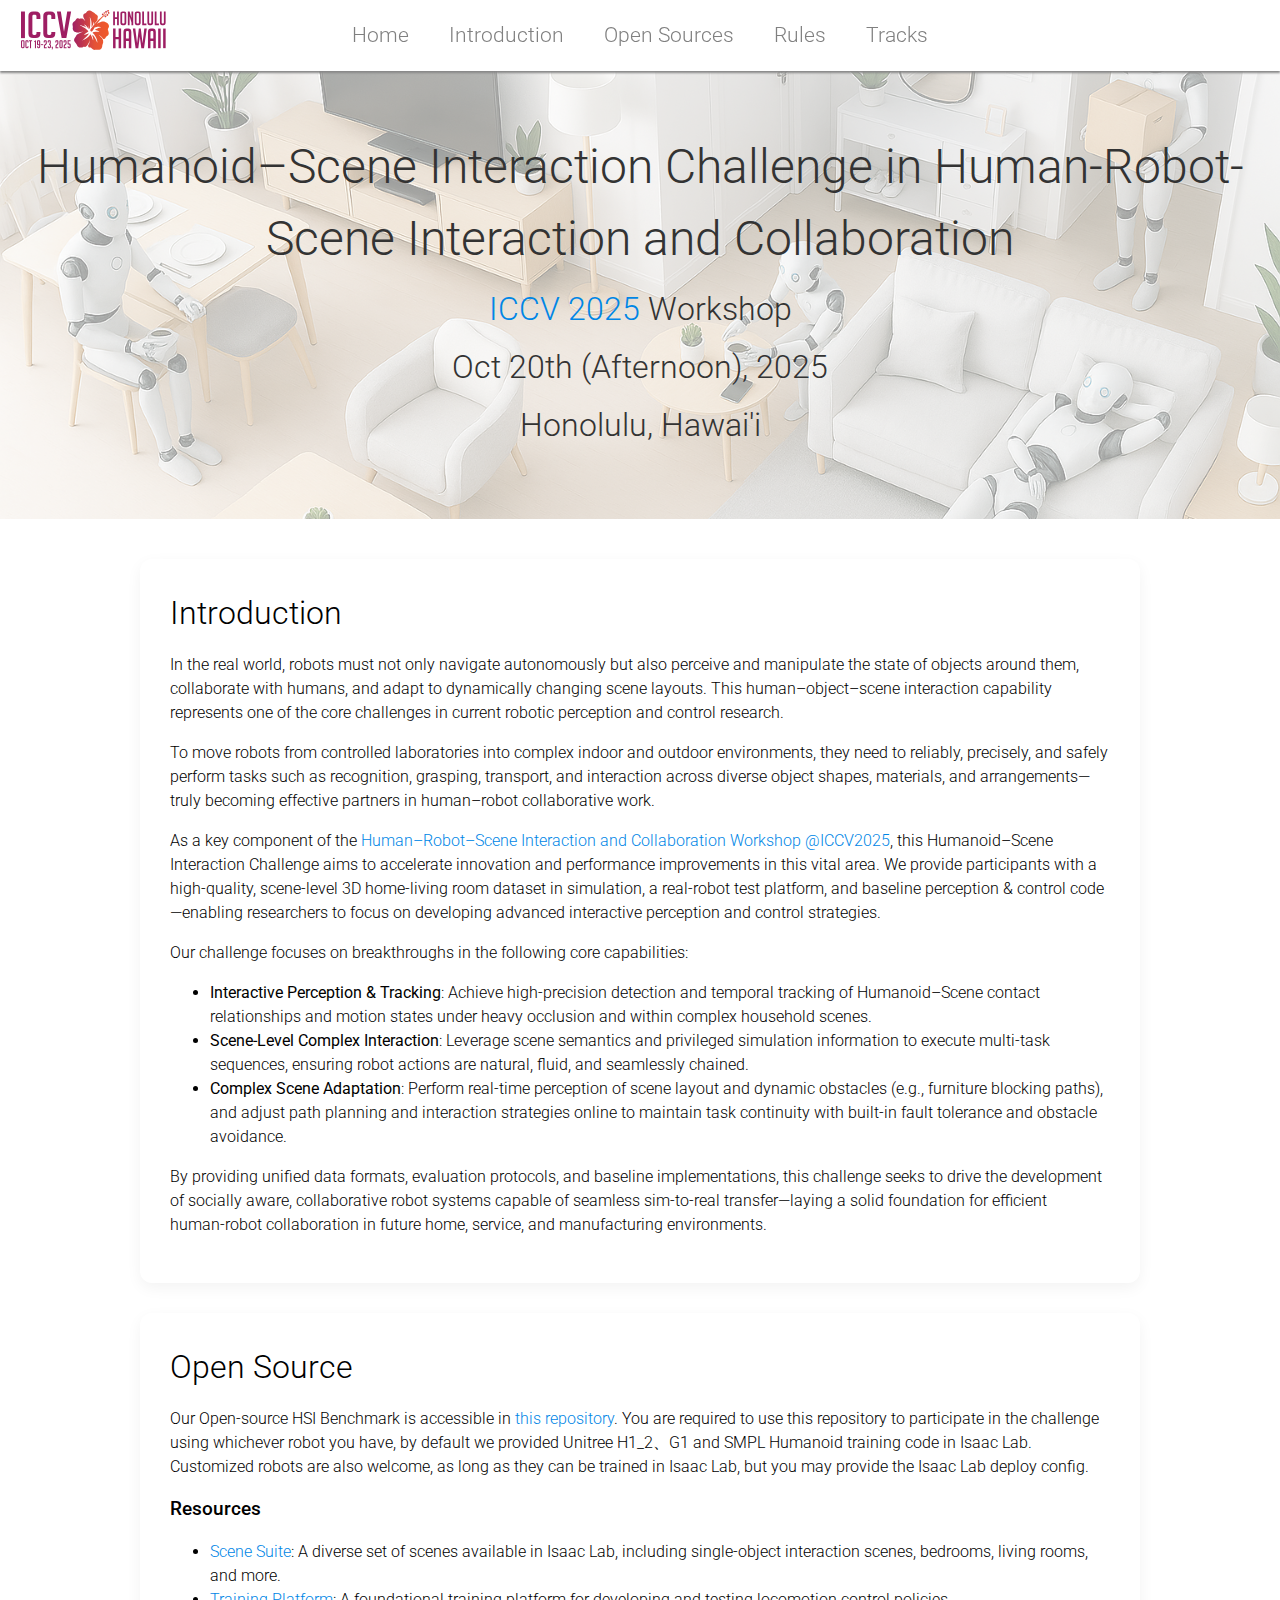
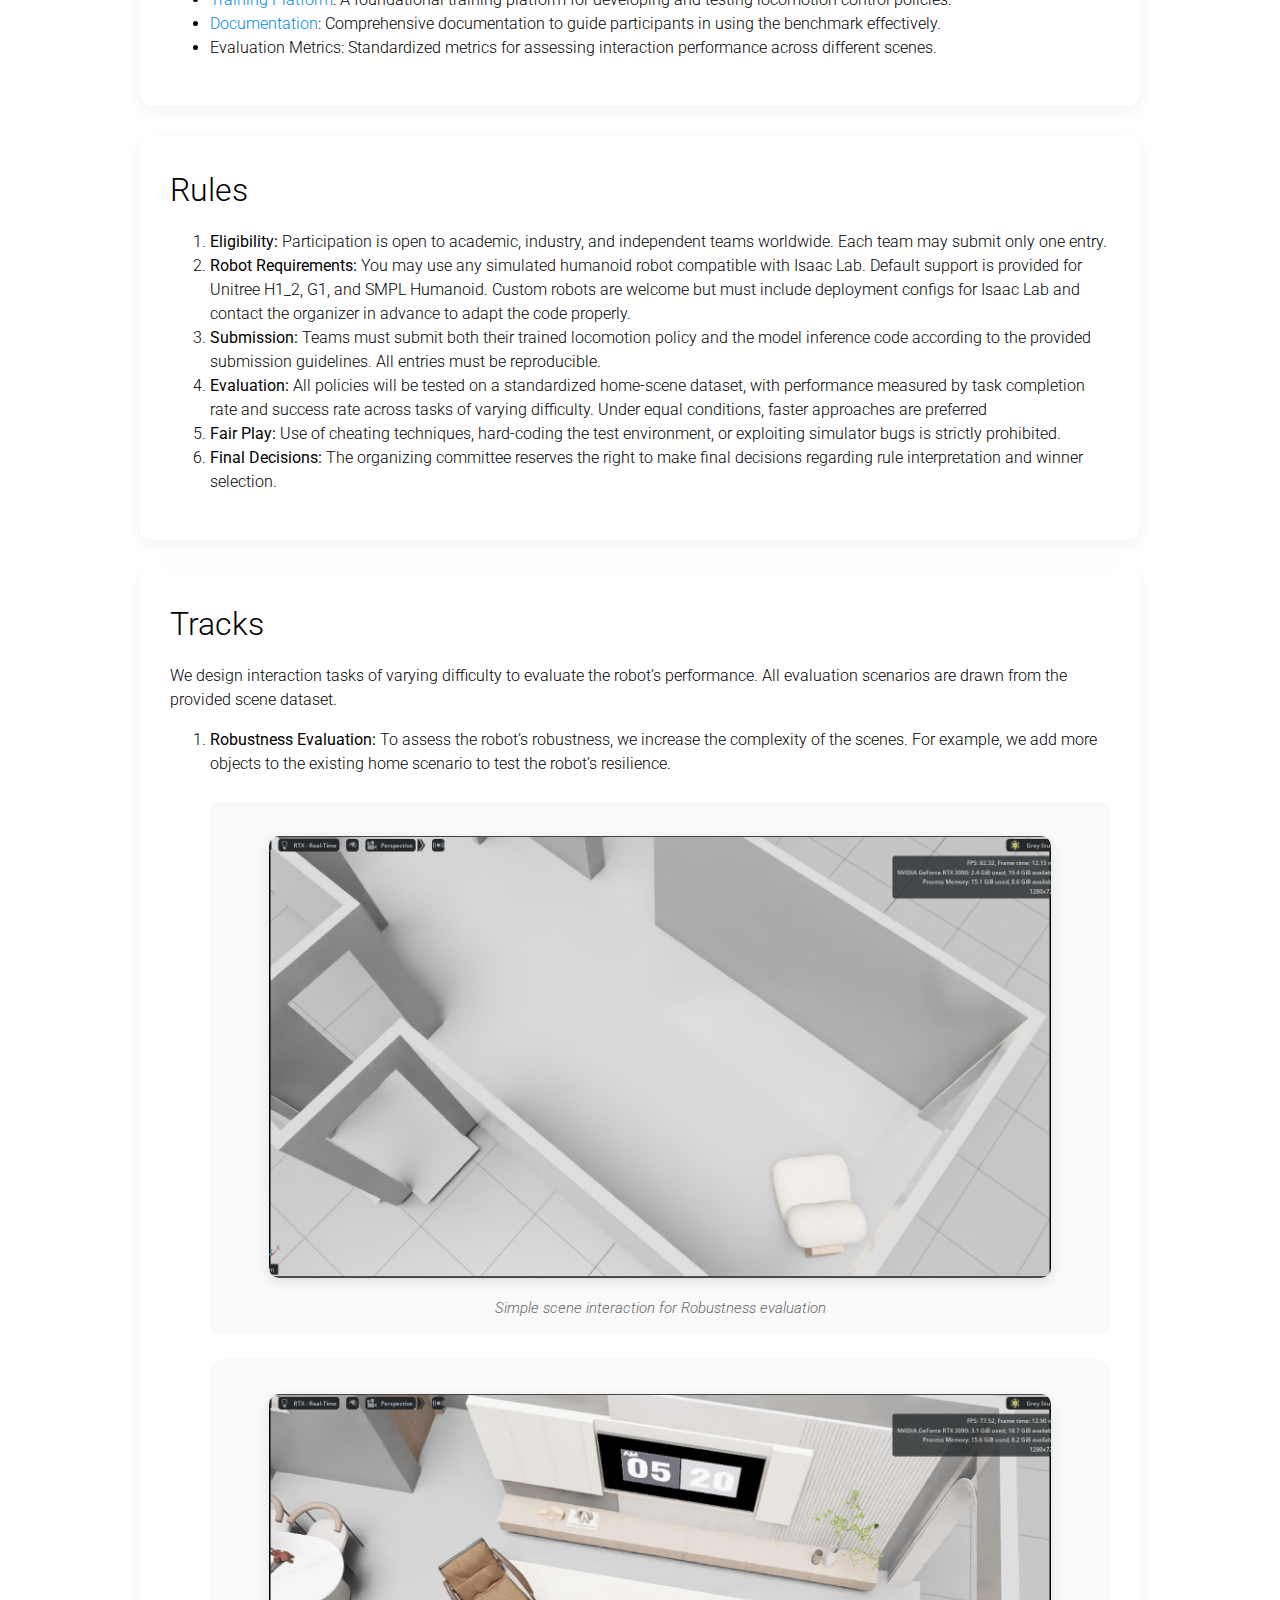
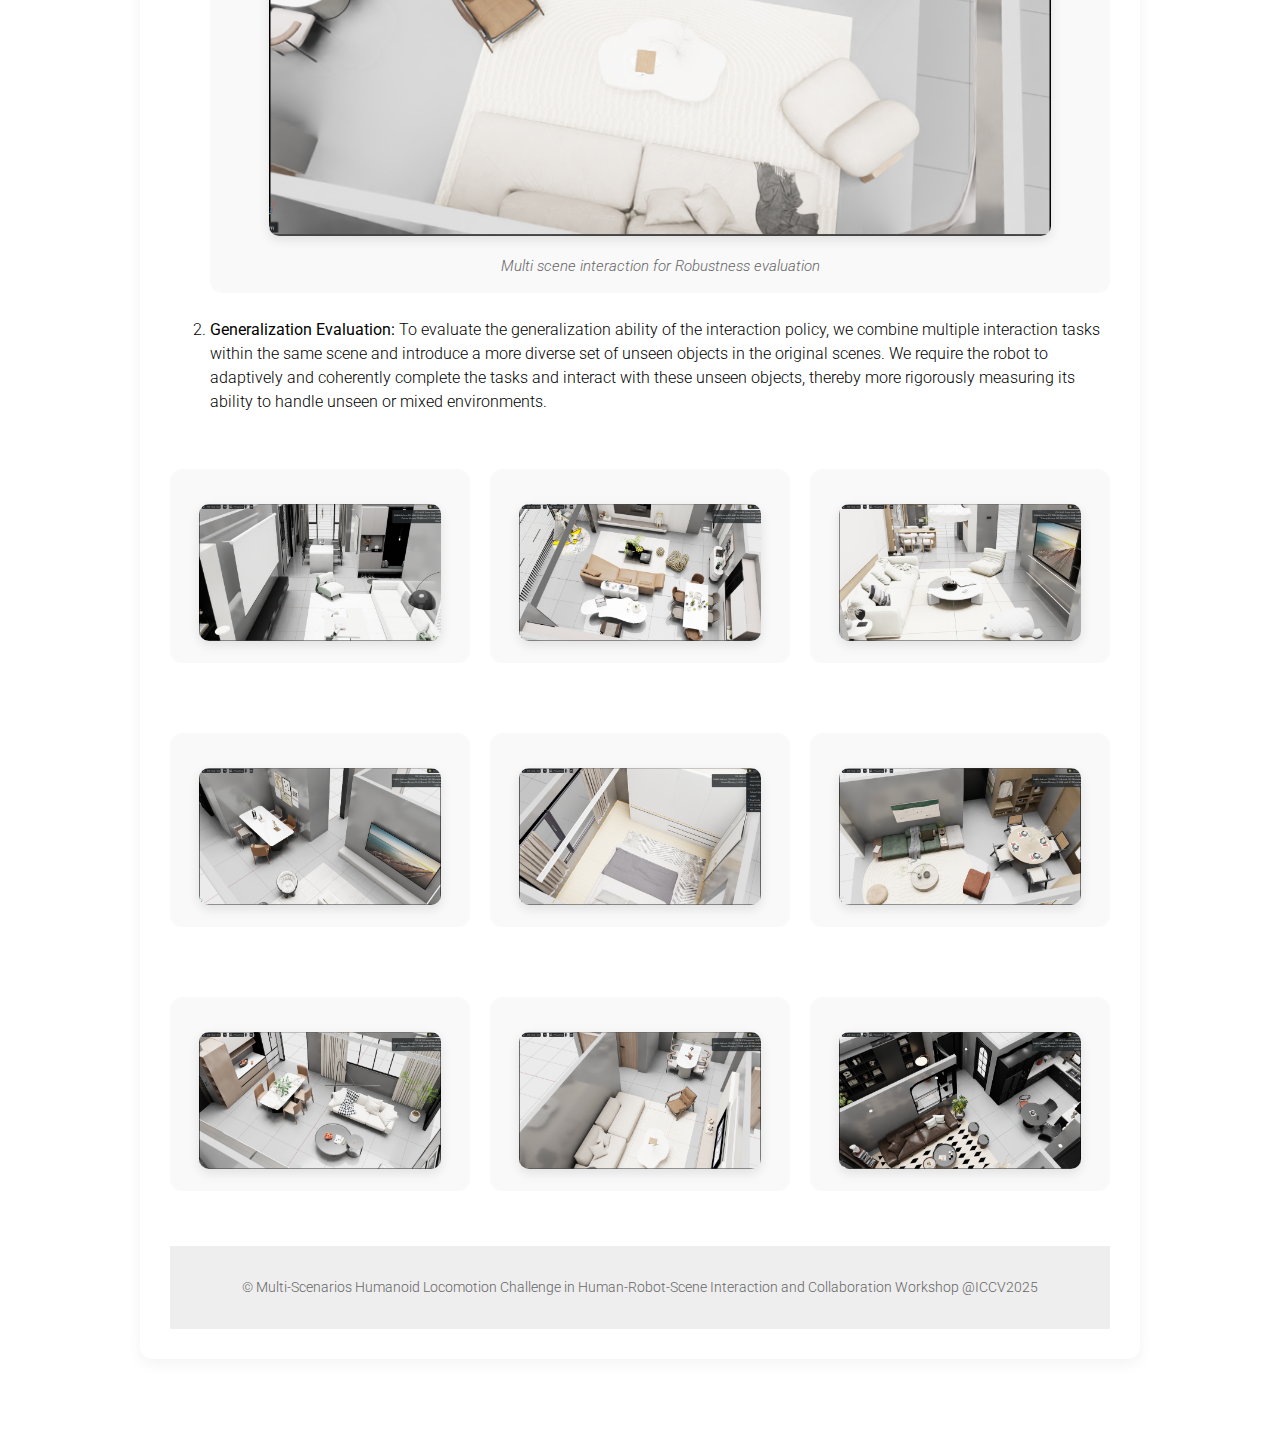
<file: index.html>
<!DOCTYPE html>
<html lang="en">
<head>
  <meta http-equiv="Content-Type" content="text/html; charset=UTF-8">
  <meta name="viewport" content="width=device-width, initial-scale=1.0">
  <title>Multi-Scenarios Humanoid Locomotion Workshop @ICCV2025</title>
  <link rel="stylesheet" href="./css/style.css">
</head>
<body>
  <div class="nav">
    <div class="nav-container">
      <img src="./img/iccv-navbar-logo.svg" alt="ICCV Logo" style="margin-top: 0px; border-radius: 0px; position: absolute; left: 1em; max-height: 40px;">
      <a href="#">Home</a>
      <a href="#intro">Introduction</a>
      <a href="#OpenSources">Open Sources</a>
      <a href="#rules">Rules</a>
      <a href="#tracks">Tracks</a>
      <!-- <a href="#call">Call for Papers</a> -->
    </div>
  </div>

  <div class="title-container">
    <div class="overlay"></div>
    <div class="content" style="text-align: center; margin: 20px">
      <h1>Humanoid–Scene Interaction Challenge in Human-Robot-Scene Interaction and Collaboration</h1>
      <div class="subtitle">
        <a href="https://iccv.thecvf.com/">ICCV 2025</a> Workshop
      </div>
      <div class="subtitle">Oct 20th (Afternoon), 2025</div>
      <div class="subtitle">Honolulu, Hawai'i</div>
    </div>
  </div>

  <div class="container">

    <div class="section" id="intro">
      <h2>Introduction</h2>
      <p>In the real world, robots must not only navigate autonomously but also perceive and manipulate the state of objects around them, collaborate with humans, and adapt to dynamically changing scene layouts. This human–object–scene interaction capability represents one of the core challenges in current robotic perception and control research.</p>
      <p>To move robots from controlled laboratories into complex indoor and outdoor environments, they need to reliably, precisely, and safely perform tasks such as recognition, grasping, transport, and interaction across diverse object shapes, materials, and arrangements—truly becoming effective partners in human–robot collaborative work.</p>
      <p>As a key component of the <a href="https://human-robot-scene.github.io/">Human–Robot–Scene Interaction and Collaboration Workshop @ICCV2025</a>, this Humanoid–Scene Interaction Challenge aims to accelerate innovation and performance improvements in this vital area. We provide participants with a high‑quality, scene‑level 3D home‑living room dataset in simulation, a real‑robot test platform, and baseline perception &amp; control code—enabling researchers to focus on developing advanced interactive perception and control strategies.</p>
      <p>Our challenge focuses on breakthroughs in the following core capabilities:</p>
      <ul>
        <li><strong>Interactive Perception &amp; Tracking</strong>: Achieve high‑precision detection and temporal tracking of Humanoid–Scene contact relationships and motion states under heavy occlusion and within complex household scenes.</li>
        <li><strong>Scene‑Level Complex Interaction</strong>: Leverage scene semantics and privileged simulation information to execute multi‑task sequences, ensuring robot actions are natural, fluid, and seamlessly chained.</li>
        <li><strong>Complex Scene Adaptation</strong>: Perform real‑time perception of scene layout and dynamic obstacles (e.g., furniture blocking paths), and adjust path planning and interaction strategies online to maintain task continuity with built‑in fault tolerance and obstacle avoidance.</li>
      </ul>
      <p>By providing unified data formats, evaluation protocols, and baseline implementations, this challenge seeks to drive the development of socially aware, collaborative robot systems capable of seamless sim‑to‑real transfer—laying a solid foundation for efficient human‑robot collaboration in future home, service, and manufacturing environments.</p>
    </div>

    <div class="section" id="OpenSources">
      <h2>Open Source</h2>
      <p>
        <!-- Our Open-source Terrain Benchmark is accessible in <a href="https://github.com/shiki-ta/Humanoid-Terrain-Bench">this repository</a>. You are required to use this repository to participate in the challenge using whichever robot you have, by default we provided Unitree H1_2、G1 and Fourier GR1T2 training code in Isaac Gym. Customized robots are also welcome, as long as they can be trained in Isaac Gym, but you may provide the Isaac Gym deploy config. -->
        Our Open-source HSI Benchmark is accessible in <a href="https://github.com/hyangwork01/Humanoid-Scene-Interaction-Bench">this repository</a>. You are required to use this repository to participate in the challenge using whichever robot you have, by default we provided Unitree H1_2、G1 and SMPL Humanoid training code in Isaac Lab. Customized robots are also welcome, as long as they can be trained in Isaac Lab, but you may provide the Isaac Lab deploy config.
      </p>
      <h3>Resources</h3>
      <ul>
        <li><a href="#">Scene Suite</a>: A diverse set of scenes available in Isaac Lab, including single‑object interaction scenes, bedrooms, living rooms, and more.</li>
        <li><a href="https://github.com/NVlabs/ProtoMotions">Training Platform</a>: A foundational training platform for developing and testing locomotion control policies.</li>
        <li><a href="#">Documentation</a>: Comprehensive documentation to guide participants in using the benchmark effectively.</li>
        <li>Evaluation Metrics: Standardized metrics for assessing interaction performance across different scenes.</li>
      </ul>
    </div>

    <div class="section" id="rules">
      <h2>Rules</h2>
      <ol>
        <li><strong>Eligibility:</strong> Participation is open to academic, industry, and independent teams worldwide. Each team may submit only one entry.</li>
        <li><strong>Robot Requirements:</strong> You may use any simulated humanoid robot compatible with Isaac Lab. Default support is provided for Unitree H1_2, G1, and SMPL Humanoid. Custom robots are welcome but must include deployment configs for Isaac Lab and contact the organizer in advance to adapt the code properly.</li>
        <li><strong>Submission:</strong> Teams must submit both their trained locomotion policy and the model inference code according to the provided submission guidelines. All entries must be reproducible.</li>
        <li><strong>Evaluation:</strong> All policies will be tested on a standardized home‑scene dataset, with performance measured by task completion rate and success rate across tasks of varying difficulty. Under equal conditions, faster approaches are preferred</li>
        <li><strong>Fair Play:</strong> Use of cheating techniques, hard-coding the test environment, or exploiting simulator bugs is strictly prohibited.</li>
        <li><strong>Final Decisions:</strong> The organizing committee reserves the right to make final decisions regarding rule interpretation and winner selection.</li>
      </ol>
    </div>


    <div class="section" id="tracks">
      <h2>Tracks</h2>
      <p>We design interaction tasks of varying difficulty to evaluate the robot’s performance. All evaluation scenarios are drawn from the provided scene dataset.</p>

      <ol>
        <li>
          <strong>Robustness Evaluation:</strong> To assess the robot’s robustness, we increase the complexity of the scenes. For example, we add more objects to the existing home scenario to test the robot’s resilience.
          <div class="img-container">
            <img src="./img/single-obj-scene.png" alt="single-obj-scene for Robustness evaluation">
            <div class="caption">Simple scene interaction for Robustness evaluation</div>
          </div> 
          <div class="img-container">
            <img src="./img/multi-obj-scene.png" alt="multi-obj-scene for Robustness evaluation">
            <div class="caption">Multi scene interaction for Robustness evaluation</div>
          </div>
        </li>
        
        <!-- <li>
          <strong>Extreme Evaluation:</strong> To assess the upper limits of locomotion strategies, we conduct extreme terrain evaluations. For example, the height of stairs will be set significantly higher than in typical scenarios. These challenging conditions are designed to test the maximal capability of the trained humanoid policies, revealing potential failure modes and identifying areas for further improvement.
          <div class="img-container">
            <img src="./img/Extreme.png" alt="Stair for Extreme evaluation">
            <div class="caption">Stair terrain for Extreme evaluation</div>
          </div>
        </li> -->

        <li>
          <strong>Generalization Evaluation:</strong> To evaluate the generalization ability of the interaction policy, we combine multiple interaction tasks within the same scene and introduce a more diverse set of unseen objects in the original scenes. We require the robot to adaptively and coherently complete the tasks and interact with these unseen objects, thereby more rigorously measuring its ability to handle unseen or mixed environments.
        </li>
      </ol>
      
      <div class="terrain-grid">
        <div class="terrain-item">
          <div class="img-container">
            <img src="./img/room1.png" alt="Living room 1">
          </div>
        </div>
        <div class="terrain-item">
          <div class="img-container">
            <img src="./img/room2.png" alt="Living room 2">
          </div>
        </div>
        <div class="terrain-item">
          <div class="img-container">
            <img src="./img/room3.png" alt="Living room 3">
          </div>
        </div>
        <div class="terrain-item">
          <div class="img-container">
            <img src="./img/room4.png" alt="Living room 4">
          </div>
        </div>
        <div class="terrain-item">
          <div class="img-container">
            <img src="./img/room9bed.png" alt="Bed room 9">
          </div>
        </div>

        <div class="terrain-item">
          <div class="img-container">
            <img src="./img/room5.png" alt="Living room 5">
          </div>
        </div>
        <div class="terrain-item">
          <div class="img-container">
            <img src="./img/room6.png" alt="Living room 6">
          </div>
        </div>
        <div class="terrain-item">
          <div class="img-container">
            <img src="./img/room7.png" alt="Living room 7">
          </div>
        </div>
        <div class="terrain-item">
          <div class="img-container">
            <img src="./img/room8.png" alt="Living room 8">
          </div>
        </div>

      </div>
      
    
    <!-- <div class="section" id="call">
      <h2>Call for Papers</h2>
      <p>
        We invite submissions of <strong>long papers</strong> (up to 8 pages excluding references) and <strong>short papers</strong> (up to 4 pages excluding references) that explore cutting-edge research in multi-terrain humanoid locomotion.
      </p>

      <h3>Paper Topics</h3>
      <p>
        Topics of interest include, but are not limited to:
      </p>
      
      <div class="call-topics">
        <div class="topic-card">
          <h4>Multi-Terrain Locomotion</h4>
          <p>Control strategies for navigating diverse terrains including slopes, stairs, rubble, and uneven surfaces</p>
        </div>
        
        <div class="topic-card">
          <h4>Adaptive Control</h4>
          <p>Real-time adaptation to changing terrain conditions and unexpected disturbances</p>
        </div>
        
        <div class="topic-card">
          <h4>Simulation to Reality</h4>
          <p>Transfer learning approaches for bridging the sim-to-real gap in locomotion</p>
        </div>
        
        <div class="topic-card">
          <h4>Energy Efficiency</h4>
          <p>Optimizing power consumption while maintaining stability on challenging terrains</p>
        </div>
        
        <div class="topic-card">
          <h4>Learning Frameworks</h4>
          <p>Reinforcement learning, imitation learning, and hybrid approaches for locomotion</p>
        </div>
        
        <div class="topic-card">
          <h4>Benchmarking & Metrics</h4>
          <p>Standardized evaluation protocols for multi-terrain locomotion performance</p>
        </div>
      </div>

      <div class="important-dates">
        <h3>Important Dates</h3>
        <div class="date-item">
          <div class="date-label">Paper Submission:</div>
          <div>Waiting to decide</div>
        </div>
        <div class="date-item">
          <div class="date-label">Notification to Authors:</div>
          <div>Waiting to decide</div>
        </div>
        <div class="date-item">
          <div class="date-label">Camera-Ready Deadline:</div>
          <div>Waiting to decide</div>
        </div>
        <div class="date-item">
          <div class="date-label">Workshop Date:</div>
          <div>Waiting to decide</div>
        </div>
      </div>

      <h3>Submission Guidelines</h3>
      <p>All submissions must be in PDF format and follow the official ICCV 2025 template. Papers should be submitted through the <a href="#">CMT submission system</a> by the specified deadline.</p>
      <p>As a dedicated sub-area within the Human-Robot-Scene Interaction and Collaboration Workshop @ICCV2025, accepted papers will be presented at the workshop and included in the proceedings.</p>
    </div> -->

    <footer>
      <p>© Multi-Scenarios Humanoid Locomotion Challenge in Human-Robot-Scene Interaction and Collaboration Workshop @ICCV2025</p>
    </footer>
  </div>
</body>
</html>
</file>
<file: css/style.css>
@import url('https://fonts.googleapis.com/css2?family=Roboto:ital,wght@0,100;0,300;0,400;0,500;0,700;0,900;1,100;1,300;1,400;1,500;1,700;1,900&display=swap');

html{
    scroll-behavior:smooth;
}

img {
    border-radius: 10px; /* 设置圆角半径为20px */
    max-width:90%;
    height:auto;
    margin-top: 20px;
}

body {
    margin: 0;
    padding: 0;
    font-family: Roboto, sans-serif;
    font-weight: 300;
    font-size: 16px;
    line-height: 1.5;
    background-color: white;
    width: 100%;
    overflow-x: hidden;
}

a {
    color: #0086e6;
    text-decoration: none;
}

h1, h2, h3, h4, h5 {
    font-family: Roboto, sans-serif;
    font-weight: 300;
    padding: 0;
    margin: 0;
}

h1 {
    font-size: 4em;
}

@media screen and (max-width: 1280px) {
    h1 {
        font-size: 3em;
    }
}


h2 {
    font-size: 2em;
    margin-bottom: 0.5em;
}

h3 {
    font-size: 1.2em;
    font-weight: 500;
    margin-bottom: 0.5em;
}

.subtitle {
    font-size: 2em;
    margin: 10px;
}

.nav {
    width: 100%;
    box-shadow: 0 2px 2px #888;
    font-size: 1.3em;
    position: sticky;
    top: 0;
    z-index: 10;
    background: white;
}

@media screen and (max-width: 600px) {
    h1 {
        font-weight: 400;
        font-size: 1.5em;
    }
    h2 {
        font-size: 1.3em;
    }
    h3 {
        font-size: 1em;
    }
    .subtitle {
        font-size: 1.1em;
    }
    .nav {
        font-size: 1em;
    }
}

.nav-container {
    max-width: 1000px;
    margin: auto;
    padding: 10px;
    display: flex;
    flex-direction: row;
    justify-content: center;
    flex-wrap: wrap;
}

.nav a {
    display: block;
    transition: all 0.3s;
    color: gray;
    margin: 5px 20px;
    text-decoration: none;
    white-space: nowrap;
}

.nav a:hover {
    color: black;
}


.title-container {
    position: relative;
    /* width: calc(100% - 40px); */
    width: 100vw;
    min-height: 20vw;
    margin: auto;
    /* padding: 40px 20px; */
    padding: 40px 0;
    /* color: white; */
    /* background-image: linear-gradient(135deg,#333, black, #333); */
    /* color: white; */
    background-image: url("../img/background.png");
    background-size: cover;
    background-position: center;
    display: flex;
    flex-direction: column;
    justify-content: center;
}

.overlay {
  position: absolute;
  top: 0; 
  left: 0;
  width: 100%; 
  height: 100%;
  background-color: rgba(255, 255, 255, 0.6);
  z-index: 1;
}

.content {
  position: relative;
  z-index: 2;
  /* padding: 20px; */
  text-align: center;
  color: #333;
}

.container {
    margin: auto;
    max-width: 1000px;
    padding: 40px 20px;
}

.section {
    margin-top: -150px;
    padding-top: 150px;
    margin-bottom: 20px;
}

table {
    border-spacing: 0;
}

td, th {
    border: 1px solid #ddd;
    padding: 8px;
}

tr:nth-child(even){
    background-color: #f2f2f2;
}

th {
    text-align: left;
}

/* Speakers, organizers, etc. */
.people {
    display: flex;
    flex-direction: row;
    flex-wrap: wrap;
    text-align: center;
}

.people > * {
    display: block;
    width: 140px;
    margin: 10px;
    text-decoration: none;
    color: inherit;
}

.people img {
    width: 140px;
    height: 140px;
    border-radius: 50%;
    object-fit: cover;
}

.people .affiliation {
    font-size: 0.8em;
    color: #444;
}

#reviewers ul {
    columns: 3;
    -webkit-columns: 3;
    -moz-columns: 3;
}

footer {
    background-color: #eee;
    text-align: center;
    padding: 1rem;
    font-size: 0.9rem;
    color: #666;
}

.section {
margin-top: 0;
padding-top: 0;
scroll-margin-top: 100px;
padding: 30px;
margin-bottom: 30px;
background: white;
border-radius: 12px;
box-shadow: 0 5px 15px rgba(0,0,0,0.05);
transition: all 0.3s ease;
}

.section:hover {
transform: translateY(-5px);    
box-shadow: 0 8px 25px rgba(0,0,0,0.1);
}

.img-container {
text-align: center;
margin: 25px 0;
padding: 15px;
background: #f9f9f9;
border-radius: 12px;
}

.img-container img {
max-width: 90%;
border-radius: 10px;
box-shadow: 0 4px 12px rgba(0,0,0,0.1);
transition: transform 0.3s ease;
}

.img-container img:hover {
transform: scale(1.02);
}

.caption {
color: #666;
font-size: 0.95em;
margin-top: 12px;
font-style: italic;
}

.terrain-grid {
display: grid;
grid-template-columns: repeat(auto-fit, minmax(300px, 1fr));
gap: 20px;
margin: 30px 0;
}

.terrain-item {
text-align: center;
}

.call-topics {
display: grid;
grid-template-columns: repeat(auto-fit, minmax(300px, 1fr));
gap: 20px;
margin-top: 20px;
}

.topic-card {
background: #f8f9fa;
padding: 20px;
border-radius: 10px;
border-left: 4px solid #0086e6;
}

.important-dates {
background: #e6f7ff;
padding: 20px;
border-radius: 10px;
margin: 25px 0;
border-left: 4px solid #0086e6;
}

.date-item {
display: flex;
margin-bottom: 15px;
padding-bottom: 15px;
border-bottom: 1px dashed #cce6ff;
}

.date-label {
font-weight: 600;
min-width: 200px;
color: #0056b3;
}

.nav a {
position: relative;
padding: 5px 0;
}

.nav a::after {
content: '';
position: absolute;
bottom: 0;
left: 0;
width: 0;
height: 2px;
background: #0086e6;
transition: width 0.3s ease;
}

.nav a:hover::after {
width: 100%;
}

@media (max-width: 768px) {
.terrain-grid, .call-topics {
    grid-template-columns: 1fr;
}

.section {
    padding: 20px;
}

h1 {
    font-size: 2.2em;
}
}
</file>
